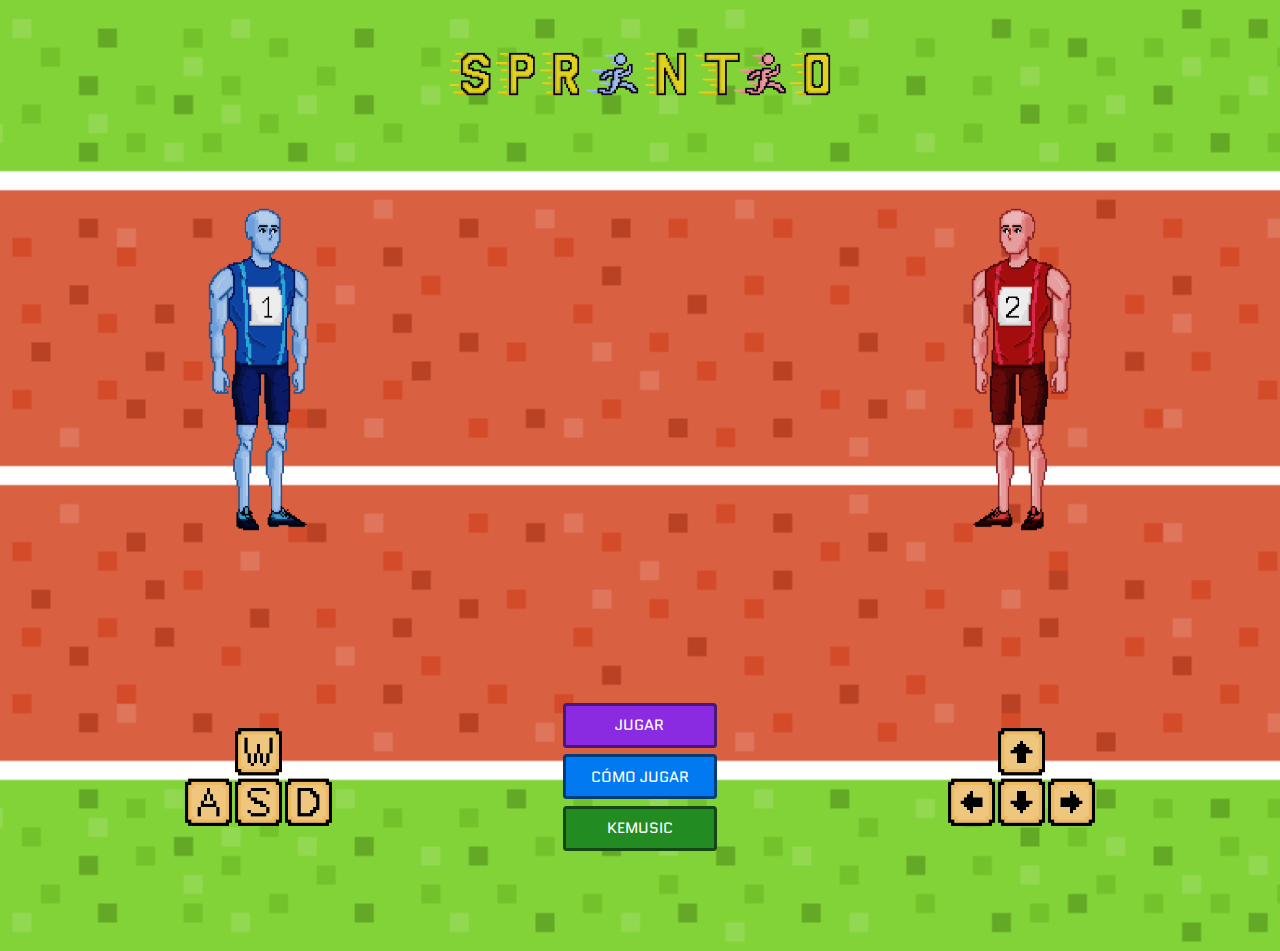
<file: index.html>
<!DOCTYPE html>
<html lang="en">
<head>
    <meta charset="UTF-8">
    <meta name="viewport" content="width=device-width, initial-scale=1.0">

    <!--CSS-->
    <link rel="stylesheet" href="./assets/css/index.css">
    <link href="https://cdn.jsdelivr.net/npm/bootstrap@5.3.2/dist/css/bootstrap.min.css" rel="stylesheet" integrity="sha384-T3c6CoIi6uLrA9TneNEoa7RxnatzjcDSCmG1MXxSR1GAsXEV/Dwwykc2MPK8M2HN" crossorigin="anonymous">

    <!--Fuentes-->
    <link rel="preconnect" href="https://fonts.googleapis.com">
    <link rel="preconnect" href="https://fonts.gstatic.com" crossorigin>
    <link href="https://fonts.googleapis.com/css2?family=Geo&family=Pixelify+Sans&family=Press+Start+2P&family=Quantico&family=Tektur&family=VT323&display=swap" rel="stylesheet">

    <!--Íconos-->
    <link href='https://unpkg.com/boxicons@2.1.4/css/boxicons.min.css' rel='stylesheet'>

    <title>Sprintio - Menú principal</title>
</head>
<body>
    <main>
        <img src="./assets/img/Titulo.png" alt="Sprintio" id="titulo">
        <div id="grid">
            <div class="imagen_PJ1">
                <img src="./assets/img/PJ1.png" alt="PJ1" id="imgPJ1">
            </div>
            <div class="teclas_PJ1">
                <img src="./assets/img/Teclas-Letras.png" alt="Letras" id="imgLetras">
            </div>
            <div class="imagen_PJ2">
                <img src="./assets/img/PJ2.png" alt="PJ1" id="imgPJ2">
            </div>
            <div class="teclas_PJ2">
                <img src="./assets/img/Teclas-Flechas.png" alt="Flechas" id="imgFlechas">
            </div>
            <div class="botones">
                <a href="./juego.html" class="juego">
                    <button type="button" id="jugar" class="boton">JUGAR</button>
                </a>
                
                <button type="button" id="como_jugar" class="boton">CÓMO JUGAR</button>
                
                <a href="https://pazcanfora.github.io/KEMUSIC/">
                    <button type="button" id="kemusic" class="boton">KEMUSIC</button>
                </a>
            </div>
        </div>

        <div id="contenedor-carrusel">
            <div class="carousel">
                <div class="carruseles" id="slider">
                    <section class="slider-section">
                        <p class="parrafo">Al finalizar la cuenta atrás, se mostrarán teclas correspondientes a cada jugador.</p>
                        <img src="./assets/img/Instr1.png" alt="Instrucción 1">
                        <button class="aceptar boton">Aceptar</button>
                    </section>
                    <section class="slider-section">
                        <p class="parrafo">Si se presiona la tecla correcta, el personaje avanzará, sinó, retrocederá.</p>
                        <img src="./assets/img/Instr2.png" alt="Instrucción 2">
                        <button class="aceptar boton">Aceptar</button>
                    </section>
                    <section class="slider-section">
                        <p class="parrafo">Gana el primero que llegue a la meta.</p>
                        <img src="./assets/img/Instr3.png" alt="Instrucción 3">
                        <button class="aceptar boton">Aceptar</button>
                    </section>
                </div>
                <button id="btn-left"><i class='bx bxs-chevron-left'></i></button>
                <button id="btn-right"><i class='bx bxs-chevron-right' ></i></button>
            </div>
        </div>
    </main>

    <script src="./assets/js/index.js"></script>
    <script src="https://cdn.jsdelivr.net/npm/bootstrap@5.3.2/dist/js/bootstrap.bundle.min.js" integrity="sha384-C6RzsynM9kWDrMNeT87bh95OGNyZPhcTNXj1NW7RuBCsyN/o0jlpcV8Qyq46cDfL" crossorigin="anonymous"></script>
</body>
</html>
</file>
<file: assets/css/index.css>
*{
    padding: 0;
    margin: 0;
    font-family: 'Quantico', sans-serif;
}

/* Menú Principal */

main{
    height: 100vh;
    display: flex;
    flex-direction: column;
    justify-content: center;
    align-items: center;
    padding: 2vw;
    gap: 2vw;
    background-image: url(../img/Fondo.png);
    background-repeat: no-repeat;
    background-size: cover;
    background-position: center;
}

#titulo{
    width: 30vw;
    height: auto;
    margin-top: 2vw;
}

#grid{
    width: 90%;
    height: 90%;
    display: grid;
    grid-template-columns: repeat(3, 1fr);
    grid-template-rows: 2fr 1fr;
    column-gap: 3vw;
    row-gap: 3vw;
    justify-content: center;
    align-items: center;
    margin-bottom: 2vw;
}

.imagen_PJ1, .imagen_PJ2, .teclas_PJ1, .teclas_PJ2{
    width: 100%;
    height: 100%;
    display: flex;
    justify-content: center;
    align-items: center;
}

.teclas_PJ1{
    grid-column: 1/2;
    grid-row: 2/3;
}

.imagen_PJ2{
    grid-column: 3/4;
    grid-row: 1/2;
}

.teclas_PJ2{
    grid-column: 3/4;
    grid-row: 2/3;
}

#imgPJ1, #imgPJ2{
    width: 8.5vw;
    height: auto;
}

#imgLetras, #imgFlechas{
    width: 12vw;
    height: auto;
}

.botones{
    display: flex;
    flex-direction: column;
    align-items: center;
    gap: 0.5vw;
    grid-column: 2/3;
    grid-row: 2/3;
}

.boton{
    width: 12vw;
    height: 5vh;
    cursor: pointer;
    border-radius: 0.3vw;
    color: white;
    font-size: 1.2vw;
}

#jugar{
    background-color: blueviolet;
    border: solid rgb(73, 23, 121);
}

#como_jugar, .aceptar{
    background-color: rgb(0, 121, 241);
    border: solid rgb(0, 60, 120);
}

#kemusic{
    background-color: forestgreen;
    border: solid rgb(19, 71, 19);
}


/*** Div Carrusel ***/

#contenedor-carrusel{
    position: absolute;
}

.carousel{
    width: 35vw;
    height: 30vw;
    background-color: rgb(51, 53, 153);
    box-shadow: 0 8px 32px 0 rgba(0, 0, 0, 0.5);
    border-radius: 15px;
    overflow: hidden;
    position: relative;
}

.carruseles{
    width: 300%;
    height: 100%;
    display: flex;
}

.slider-section{
    width: calc(100% / 3);
    height: 100%;
    padding: 1rem 2rem;
    display: flex;
    flex-direction: column;
    justify-content: space-evenly;
    align-items: center;
    text-align: center;
    color: white;
    font-size: 1.2vw;
}

.slider-section img{
    width: 90%;
    height: auto;
    border-radius: 15px;
}

#btn-left, #btn-right{
    display: flex;
    position: absolute;
    top: 50%;
    font-size: 1.5vw;
    background-color: transparent;
    border-radius: 50%;
    padding: 5px;
    font-weight: 600;
    cursor: pointer;
    background-color: rgba(27, 0, 177, 0.3);
    color: darkgray;
    transform: translate(0, -50%);
    transition: 0.5s ease;
    user-select: none;
    border-style: none;
}

#btn-left{
    left: 10px;
}

#btn-right{
    right: 10px;
}

#btn-left:hover, #btn-right:hover{
    background-color: rgb(27, 0, 177);
    color: white;
}

.deshabilitado{
    pointer-events: none;
}
</file>
